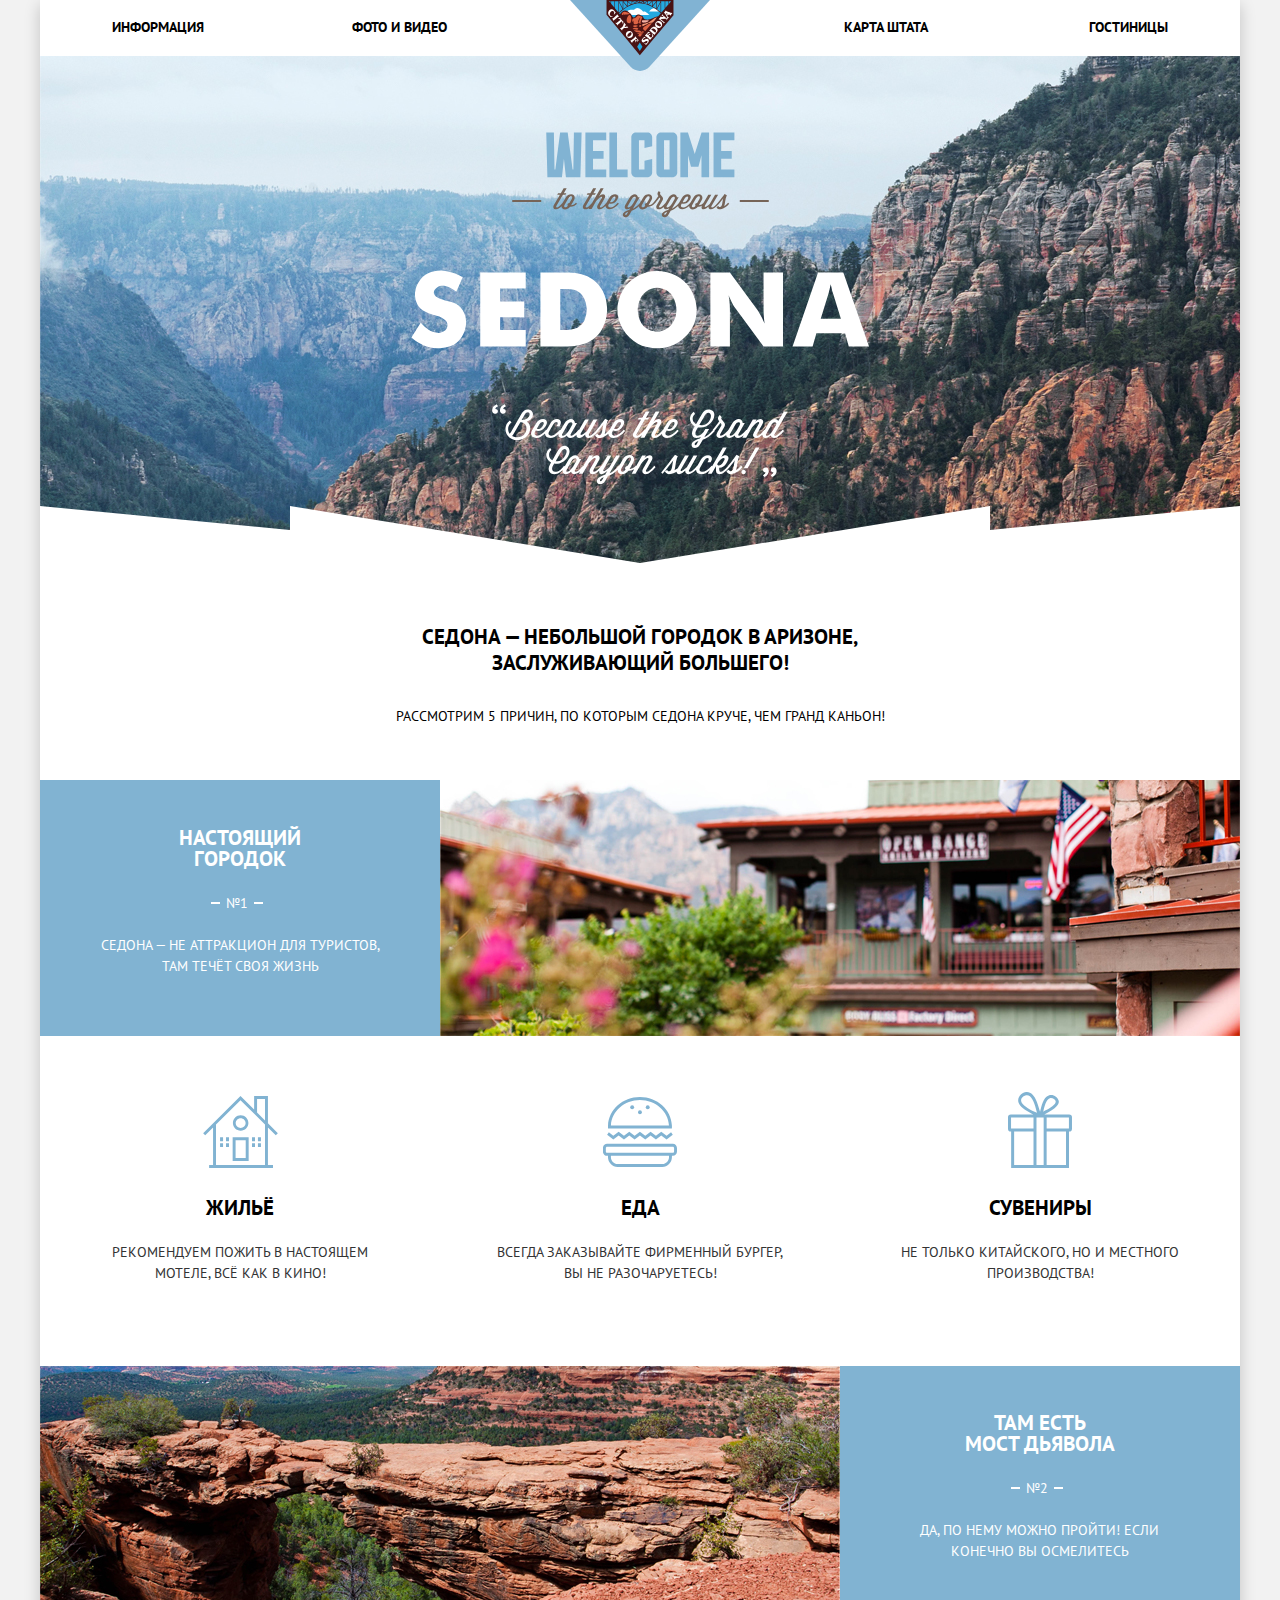
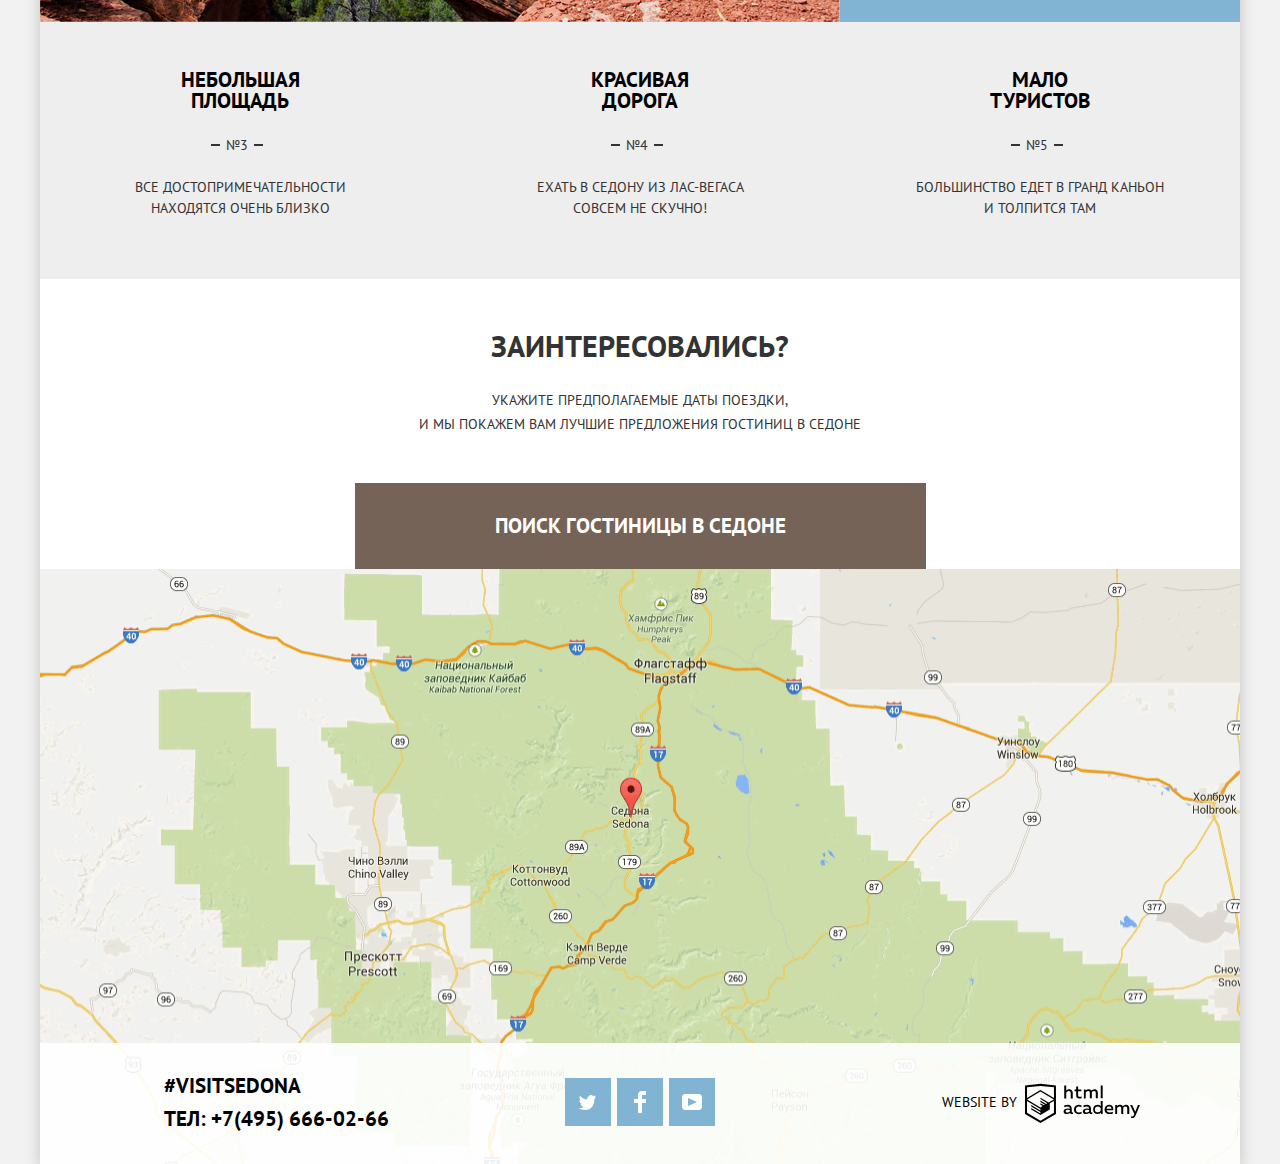
<file: index.html>
<!DOCTYPE html>
<html lang="ru">

<head>
  <meta charset="utf-8">
  <title>HTML Academy: Седона</title>
  <link href="css/normalize.css" rel="stylesheet">
  <link href="css/style-min.css" rel="stylesheet">
  <link rel="preload" href="fonts/pt-sans-v11-latin_cyrillic-regular.woff2" as="font" type="font/woff2" crossorigin>
  <link rel="preload" href="fonts/pt-sans-v11-latin_cyrillic-700.woff2" as="font" type="font/woff2" crossorigin>
</head>

<body>
  <div class="wrapper">

    <header class="main-header">
      <img class="main-header__logo-img" src="img/logo-sedona.svg" alt="Логотип города Седона." width="140" height="71">
      <nav class="main-nav">
        <ul class="main-nav__list">
          <li class="main-nav__item">
            <a class="main-nav__link" href="#">Информация</a>
          </li>
          <li class="main-nav__item">
            <a class="main-nav__link" href="#">Фото и видео</a>
          </li>
          <li class="main-nav__item">
            <a class="main-nav__link" href="#">Карта штата</a>
          </li>
          <li class="main-nav__item">
            <a class="main-nav__link" href="hotels.html">Гостиницы</a>
          </li>
        </ul>
      </nav>
    </header>

    <main>
      <h1 class="visually-hidden">Сайт города Седона</h1>
      <div class="welcome">
        <div class="welcome__top">
          <img class="welcome__img-text" src="img/intro-welcome.svg"
            alt="Добро пожаловать в великолепную седону, потому что большой каньон отстой." width="459" height="353">
        </div>
        <div class="welcome__bottom">
          <p class="welcome__item welcome__item--bold">Седона — небольшой городок в Аризоне, заслуживающий большего!
          </p>
          <p class="welcome__item">Рассмотрим 5 причин, по которым Седона круче, чем гранд каньон!</p>
        </div>
      </div>
      <section>
        <h2 class="visually-hidden">Преимущества</h2>
        <div class="features">
          <div class="features__info">
            <p class="features__head">Настоящий<br> городок</p>
            <span class="features__number">№1</span>
            <p class="features__desc">Седона — не аттракцион для туристов, там течёт своя жизнь</p>
          </div>
          <div class="features__pic">
            <img src="img/sity.jpg" alt="Здания города." width="800" height="256">
          </div>
        </div>
        <ul class="features-list">
          <li class="features-list__item features-list__item--house">
            <h3 class="features-list__head">Жильё</h3>
            <p class="features-list__desc">Рекомендуем пожить в настоящем мотеле, всё как в кино!</p>
          </li>
          <li class="features-list__item features-list__item--food">
            <h3 class="features-list__head">Еда</h3>
            <p class="features-list__desc">Всегда заказывайте фирменный бургер, вы не разочаруетесь!</p>
          </li>
          <li class="features-list__item features-list__item--present">
            <h3 class="features-list__head">Сувениры</h3>
            <p class="features-list__desc">Не только китайского, но и местного производства!</p>
          </li>
        </ul>
        <div class="features">
          <div class="features__pic">
            <img src="img/bridge.jpg" alt="Мост дьявола." width="800" height="256">
          </div>
          <div class="features__info features__info-bridge">
            <p class="features__head">Там есть<br> мост дьявола</p>
            <span class="features__number">№2</span>
            <p class="features__desc">Да, по нему можно пройти! Если конечно вы осмелитесь</p>
          </div>
        </div>
        <ul class="features-list features-list--bg-grey">
          <li class="features-list__item features-list__item--small">
            <p class="features-list__head">Небольшая<br> площадь</p>
            <span class="features-list__number">№3</span>
            <p class="features-list__desc features-list__desc-space">Все достопримечательности находятся очень
              близко</p>
          </li>
          <li class="features-list__item features-list__item--small">
            <p class="features-list__head">Красивая<br> дорога</p>
            <span class="features-list__number">№4</span>
            <p class="features-list__desc features-list__desc-space">Ехать в Седону из Лас-Вегаса совсем не скучно!
            </p>
          </li>
          <li class="features-list__item features-list__item--small">
            <p class="features-list__head">Мало<br> туристов</p>
            <span class="features-list__number">№5</span>
            <p class="features-list__desc features-list__desc-space">Большинство едет в гранд каньон и толпится там
            </p>
          </li>
        </ul>
      </section>
      <section>
        <h2 class="visually-hidden">Поиск гостиницы</h2>
        <div class="promo">
          <p class="promo__item promo__item-head">Заинтересовались?</p>
          <p class="promo__item promo__item-desc">Укажите предполагаемые даты поездки,<br> и мы покажем вам лучшие
            предложения гостиниц в седоне</p>
          <button class="button-popup" type="button">Поиск гостиницы в седоне</button>
          <div class="search-hotel">
            <form class="search-hotel__form" action="https://echo.htmlacademy.ru" method="POST">
              <p class="search-hotel__item">
                <label class="search-hotel__label" for="check-in">Дата заезда:</label>
                <input class="search-hotel__date" type="text" name="date-check-in" id="check-in"
                  placeholder="24 апреля 2017">
                <button class="button-date" type="button">
                  <span class="visually-hidden">Календарь</span>
                  <svg class="button-date__icon" xmlns="http://www.w3.org/2000/svg" width="21" height="22"
                    viewBox="0 0 21 22">
                    <path
                      d="M19.251 2.025h-2.845V.648c0-.381-.294-.689-.656-.689-.363 0-.656.308-.656.689v1.377h-3.938V.648c0-.381-.294-.689-.655-.689-.363 0-.657.308-.657.689v1.377H5.906V.648c0-.381-.294-.689-.656-.689-.363 0-.657.308-.657.689v1.377H1.75C.784 2.025 0 2.847 0 3.862v16.302C0 21.179.784 22 1.75 22h17.501c.966 0 1.749-.821 1.749-1.836V3.862c0-1.015-.783-1.837-1.749-1.837zm.437 18.139a.448.448 0 0 1-.437.459H1.75a.45.45 0 0 1-.438-.459V3.862a.45.45 0 0 1 .438-.459h2.844v1.378c0 .381.294.689.657.689.362 0 .656-.308.656-.689V3.403h3.938v1.378c0 .381.294.689.657.689.361 0 .655-.308.655-.689V3.403h3.938v1.378c0 .381.293.689.656.689.362 0 .656-.308.656-.689V3.403h2.845c.241 0 .437.206.437.459v16.302z" />
                    <path
                      d="M4.594 8.225h2.625v2.066H4.594zM4.594 11.668h2.625v2.067H4.594zM4.594 15.112h2.625v2.066H4.594zM9.188 15.112h2.625v2.066H9.188zM9.188 11.668h2.625v2.067H9.188zM9.188 8.225h2.625v2.066H9.188zM13.781 15.112h2.625v2.066h-2.625zM13.781 11.668h2.625v2.067h-2.625zM13.781 8.225h2.625v2.066h-2.625z" />
                  </svg>
                </button>
              </p>
              <p class="search-hotel__item">
                <label class="search-hotel__label" for="check-out">Дата выезда:</label>
                <input class="search-hotel__date" type="text" name="date-check-out" id="check-out"
                  placeholder="4 июля 2017">
                <button class="button-date" type="button">
                  <span class="visually-hidden">Календарь</span>
                  <svg class="button-date__icon" xmlns="http://www.w3.org/2000/svg" width="21" height="22"
                    viewBox="0 0 21 22">
                    <path
                      d="M19.251 2.025h-2.845V.648c0-.381-.294-.689-.656-.689-.363 0-.656.308-.656.689v1.377h-3.938V.648c0-.381-.294-.689-.655-.689-.363 0-.657.308-.657.689v1.377H5.906V.648c0-.381-.294-.689-.656-.689-.363 0-.657.308-.657.689v1.377H1.75C.784 2.025 0 2.847 0 3.862v16.302C0 21.179.784 22 1.75 22h17.501c.966 0 1.749-.821 1.749-1.836V3.862c0-1.015-.783-1.837-1.749-1.837zm.437 18.139a.448.448 0 0 1-.437.459H1.75a.45.45 0 0 1-.438-.459V3.862a.45.45 0 0 1 .438-.459h2.844v1.378c0 .381.294.689.657.689.362 0 .656-.308.656-.689V3.403h3.938v1.378c0 .381.294.689.657.689.361 0 .655-.308.655-.689V3.403h3.938v1.378c0 .381.293.689.656.689.362 0 .656-.308.656-.689V3.403h2.845c.241 0 .437.206.437.459v16.302z" />
                    <path
                      d="M4.594 8.225h2.625v2.066H4.594zM4.594 11.668h2.625v2.067H4.594zM4.594 15.112h2.625v2.066H4.594zM9.188 15.112h2.625v2.066H9.188zM9.188 11.668h2.625v2.067H9.188zM9.188 8.225h2.625v2.066H9.188zM13.781 15.112h2.625v2.066h-2.625zM13.781 11.668h2.625v2.067h-2.625zM13.781 8.225h2.625v2.066h-2.625z" />
                  </svg>
                </button>
              </p>
              <div class="search-hotel__persons">
                <p class="persons__item">
                  <label class="persons__label" for="adults-count">Взрослые:</label>
                  <button class="persons__control persons__control-minus" type="button">
                    <span class="persons__control-bg"></span>
                  </button>
                  <input class="persons__number" type="text" name="adults" id="adults-count" value="2">
                  <button class="persons__control persons__control-plus" type="button">
                    <span class="persons__control-bg persons__control-bg-plus"></span>
                  </button>
                </p>
                <p class="persons__item">
                  <label class="persons__label persons__label--size" for="children-count">Дети:</label>
                  <button class="persons__control persons__control-minus" type="button">
                    <span class="persons__control-bg"></span>
                  </button>
                  <input class="persons__number" type="text" name="children" id="children-count" value="0">
                  <button class="persons__control persons__control-plus" type="button">
                    <span class="persons__control-bg persons__control-bg-plus"></span>
                  </button>
                </p>
              </div>
              <button class="search-hotel__button-submit" type="submit">Найти</button>
            </form>
          </div>
        </div>
        <div class="map">
          <iframe
            src="https://www.google.com/maps/embed?pb=!1m14!1m8!1m3!1d838005.1438230983!2d-111.761137!3d34.869854!3m2!1i1024!2i768!4f13.1!3m3!1m2!1s0x872da132f942b00d%3A0x5548c523fa6c8efd!2sSedona%2C%20AZ%2086336!5e0!3m2!1sen!2sus!4v1581286347185!5m2!1sen!2sus"
            width="1200" height="595" style="border:0;" allowfullscreen=""></iframe>
            <p class="map__img">
              <img class="map__pic" src="img/map.png" alt="Город Седона штат Аризона Соединенные Штаты Америки." width="1200" height="595">
            </p>
        </div>
      </section>
    </main>

    <footer class="main-footer main-footer--position">
      <div class="main-footer__wrap container">
        <div class="footer-item footer-item__contacts">
          <div class="footer-item__contacts-wrap">
            <span class="footer-item__hashtag">#Visitsedona</span>
            <p class="footer-item__phone">Tел:
              <a class="footer-item__link" href="tel:+7(495)666-02-66">+7(495) 666-02-66</a>
            </p>
          </div>
        </div>
        <div class="footer-item footer-item__socials">
          <ul class="social-list">
            <li class="social-list__item">
              <a class="social-list__link" href="#">
                <span class="visually-hidden">Твиттер</span>
                <svg class="social-list__icon" xmlns="http://www.w3.org/2000/svg"
                  xmlns:xlink="http://www.w3.org/1999/xlink" width="17" height="15" viewBox="0 0 17 15">
                  <path
                    d="M10.95.144c1.685-.496 2.984.27 3.577 1.179.673-.231 1.331-.481 2.011-.708a2.345 2.345 0 0 1-.857 1.768c.685.17 1.304-.491 1.304-.491-.169 1-1.006 1.788-1.563 2.024-.231 6.75-3.175 11.217-10.077 11.082h-.446c-.41 0-4.164-.46-4.898-1.887 2.271.196 3.893-.422 4.693-1.177-.96-.3-2.679-.477-2.979-2.95.349.106.564.228 1.19.119C1.705 8.247.374 7.53.448 5.33c.285.328 1.067.536 1.34.472C1.085 5.561-.182 2.442.894.85c1.818 1.854 3.735 3.606 7.152 3.773C8.254 2.33 9.183.793 10.95.144z" />
                </svg>
              </a>
            </li>
            <li class="social-list__item">
              <a class="social-list__link" href="#">
                <span class="visually-hidden">Фэйсбук</span>
                <svg class="social-list__icon" xmlns="http://www.w3.org/2000/svg" width="12" height="22"
                  viewBox="0 0 12 22">
                  <path d="M12 4V0H8a4 4 0 0 0-4 4v4H0v4h4v10h4V12h4V8H8V4h4z" /></svg>
              </a>
            </li>
            <li class="social-list__item">
              <a class="social-list__link" href="#">
                <span class="visually-hidden">Ютуб</span>
                <svg class="social-list__icon" xmlns="http://www.w3.org/2000/svg"
                  xmlns:xlink="http://www.w3.org/1999/xlink" width="20" height="16" viewBox="0 0 20 16">
                  <path
                    d="M17 0H3C1.35 0 0 1.35 0 3v10c0 1.65 1.35 3 3 3h14c1.65 0 3-1.35 3-3V3c0-1.65-1.35-3-3-3zM6.027 11.998V4.002L15.014 8l-8.987 3.998z" />
                </svg>
              </a>
            </li>
          </ul>
        </div>
        <div class="footer-item footer-item-copyrigth">
          <div class="footer-item-copyrigth-wrap">
            <span class="footer-copyrigth__desc">Website by</span>
            <a class="footer-copyrigth__link" href="https://htmlacademy.ru/intensive/htmlcss">
              <svg class="footer-copyrigth__icon" id="Layer_1" data-name="Layer 1" xmlns="http://www.w3.org/2000/svg"
                width="115" height="41" viewBox="0 0 108.08 36.85">
                <title>Логотип HTML Academy</title>
                <path
                  d="M44.61,26.88a2,2,0,0,0,.55-0.1v1.33a3.25,3.25,0,0,1-1.18.21,1.67,1.67,0,0,1-1.67-1,4.84,4.84,0,0,1-3.14,1.08c-1.51,0-2.91-.83-2.91-2.55,0-2.13,2-2.79,3.71-2.79a11.08,11.08,0,0,1,2.17.25v-0.3c0-1-.76-1.77-2.19-1.77a7.42,7.42,0,0,0-3,.64v-1.7a10.21,10.21,0,0,1,3.19-.55c2.36,0,3.81,1.12,3.81,3.65v3a0.54,0.54,0,0,0,.49.59h0.17Zm-6.44-1.13A1.35,1.35,0,0,0,39.63,27h0.11a3.39,3.39,0,0,0,2.41-1V24.58a9.72,9.72,0,0,0-1.81-.21c-1,0-2.16.33-2.16,1.38h0Zm12.36-6.11a5,5,0,0,1,2.57.64V22a4.08,4.08,0,0,0-2.3-.7,2.75,2.75,0,1,0,0,5.49,5,5,0,0,0,2.43-.64v1.71a6.27,6.27,0,0,1-2.76.57A4.21,4.21,0,0,1,46,24.51q0-.21,0-0.41a4.32,4.32,0,0,1,4.18-4.46h0.38Zm12.17,7.24a2,2,0,0,0,.55-0.1v1.33a3.25,3.25,0,0,1-1.18.21,1.67,1.67,0,0,1-1.67-1,4.84,4.84,0,0,1-3.14,1.08c-1.51,0-2.91-.83-2.91-2.55,0-2.13,2-2.79,3.71-2.79a11.08,11.08,0,0,1,2.17.25v-0.3c0-1-.76-1.77-2.19-1.77a7.42,7.42,0,0,0-3,.64v-1.7a10.21,10.21,0,0,1,3.19-.55c2.36,0,3.81,1.12,3.81,3.65v3a0.54,0.54,0,0,0,.49.59h0.17Zm-6.44-1.13A1.35,1.35,0,0,0,57.73,27h0.11a3.39,3.39,0,0,0,2.41-1V24.58a9.72,9.72,0,0,0-1.81-.21c-1.06,0-2.16.33-2.16,1.38h0ZM73,16V28.2H71.35V26.88a3.88,3.88,0,0,1-3.19,1.54,4.4,4.4,0,0,1,0-8.78,3.81,3.81,0,0,1,3,1.3V16H73Zm-4.53,5.22a2.76,2.76,0,1,0,0,5.52A2.86,2.86,0,0,0,71.15,25V23A2.91,2.91,0,0,0,68.49,21.27ZM79,19.64c3.31,0,4.46,2.68,3.92,5.09H76.7c0.21,1.5,1.67,2.11,3.19,2.11a6.11,6.11,0,0,0,2.64-.59v1.6a7.14,7.14,0,0,1-3,.57C77,28.42,74.78,27,74.78,24a4.18,4.18,0,0,1,4-4.39H79Zm0.09,1.54a2.28,2.28,0,0,0-2.44,2.1v0.06H81.3A2,2,0,0,0,79.13,21.18Zm5.73,7V19.87h1.65v1a3.81,3.81,0,0,1,2.78-1.27A2.86,2.86,0,0,1,91.89,21a4.12,4.12,0,0,1,2.91-1.33A3.06,3.06,0,0,1,98,23V28.2h-1.9V23.05a1.59,1.59,0,0,0-1.42-1.75H94.42a2.8,2.8,0,0,0-2.07,1.12V28.2h-1.9V23.05A1.59,1.59,0,0,0,89,21.31H88.8a3,3,0,0,0-2.21,1.29v5.63H84.86Zm21.31-8.33h1.9l-3.91,9.46c-0.9,2.17-2.09,2.86-3.35,2.86a4.76,4.76,0,0,1-1.1-.14V30.46a2.86,2.86,0,0,0,.85.12c0.9,0,1.58-.64,2.07-1.9l0.17-.42-4-8.4h2l2.86,6.29ZM38.73,1.46V6.22a3.81,3.81,0,0,1,2.7-1.14,3.25,3.25,0,0,1,3.44,3.4v5.15H43V8.72a1.81,1.81,0,0,0-1.61-2h-0.3a2.93,2.93,0,0,0-2.32,1.39v5.52h-1.9V1.46h1.9ZM49.94,2.31v3h3V6.91h-3v3.81c0,1.1.5,1.46,1.58,1.46a4.49,4.49,0,0,0,1.69-.33v1.6A6.8,6.8,0,0,1,51,13.8a2.55,2.55,0,0,1-2.86-2.74V6.89H46.58V5.26h1.5V2.74Zm5.4,11.31V5.28H57v1A3.81,3.81,0,0,1,59.77,5a2.86,2.86,0,0,1,2.6,1.33A4.12,4.12,0,0,1,65.28,5,3.06,3.06,0,0,1,68.44,8.4v5.21h-1.9V8.46a1.59,1.59,0,0,0-1.42-1.75H64.89a2.8,2.8,0,0,0-2.07,1.12v5.78h-1.9V8.46A1.59,1.59,0,0,0,59.5,6.71H59.27A3,3,0,0,0,57.06,8v5.63H55.34ZM71.17,1.45H73V13.6H71.17V1.45ZM14.71,0H14.55L0,1.54V28.21l14.55,8.66,14.55-8.66V1.54Zm12.5,27.1L14.55,34.64,1.9,27.12V16.18l12.59,7.5V25L5.86,19.9v1.31l8.68,5.21v1.39L5.87,22.65V24l8.68,5.21,8.75-5.24V18.31L27.2,16V27.12Zm0-12.53-3.48,2-1.6,1L14.51,13v1.31L21,18.23H21l-0.14.09-1,.54-5.37-3.2V17l4.24,2.52-1,.67-3.2-1.9v1.31l2.1,1.24L14.5,22.1,2,14.65,14.51,7.11Zm0-1.32L14.49,5.76,1.91,13.25v-10L14.56,1.92,27.21,3.25v10h0Z"
                  transform="translate(0 -0.02)" />
              </svg>
            </a>
          </div>
        </div>
      </div>
    </footer>

  </div>
<script src="js/popup-min.js"></script>
</body>

</html>
</file>
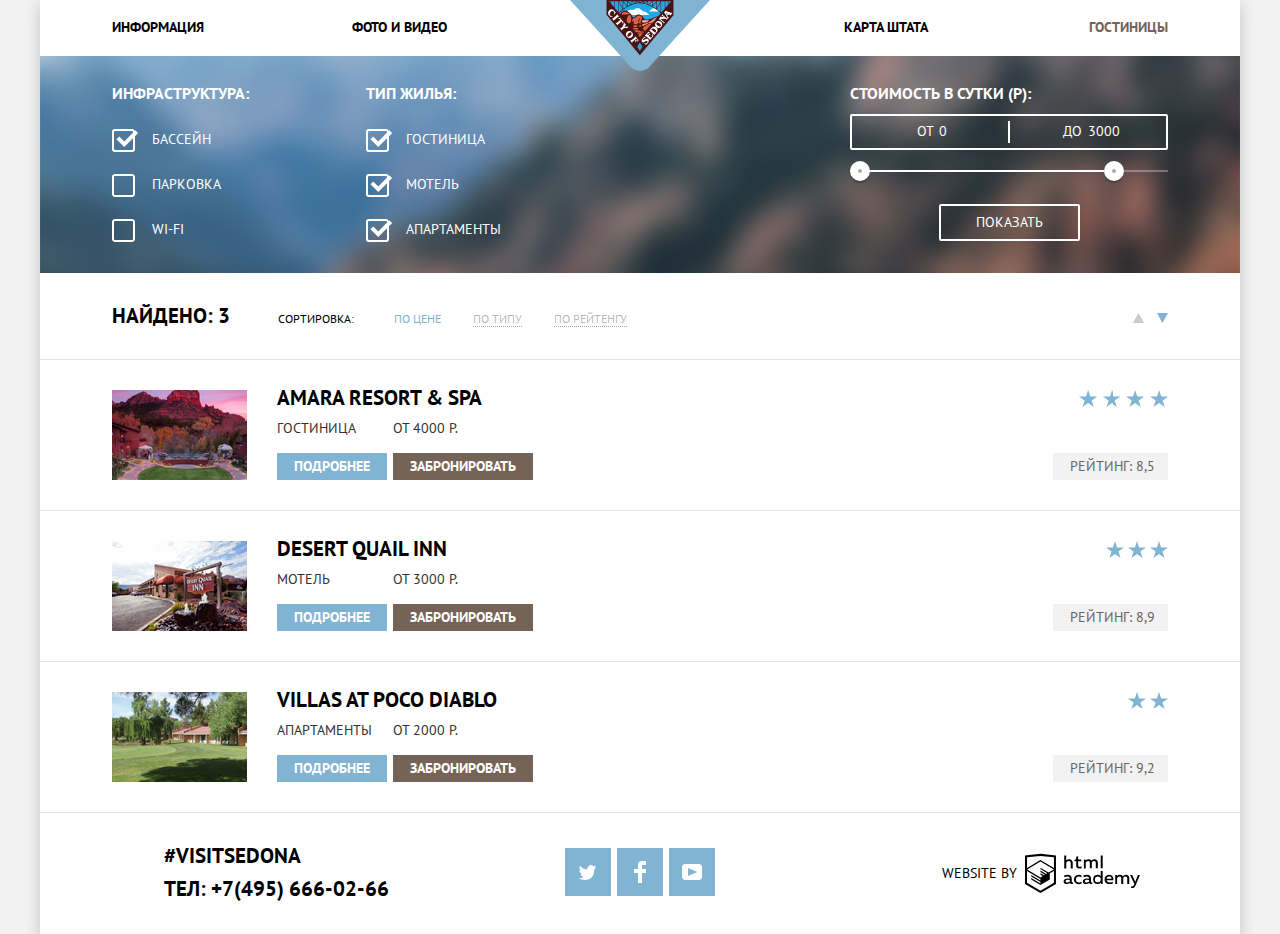
<file: hotels.html>
<!DOCTYPE html>
<html lang="ru">

<head>
  <meta charset="utf-8">
  <title>HTML Academy: Седона</title>
  <link href="css/normalize-min.css" rel="stylesheet">
  <link href="css/style.css" rel="stylesheet">
  <link rel="preload" href="fonts/pt-sans-v11-latin_cyrillic-regular.woff2" as="font" type="font/woff2" crossorigin>
  <link rel="preload" href="fonts/pt-sans-v11-latin_cyrillic-700.woff2" as="font" type="font/woff2" crossorigin>
</head>

<body>
  <div class="wrapper">

    <header class="main-header">
      <a class="main-header__logo-link" href="index.html">
        <img class="main-header__logo-img" src="img/logo-sedona.svg" alt="Логотип города Седона." width="140"
          height="71">
      </a>
      <nav class="main-nav">
        <ul class="main-nav__list">
          <li class="main-nav__item">
            <a class="main-nav__link" href="#">Информация</a>
          </li>
          <li class="main-nav__item">
            <a class="main-nav__link" href="#">Фото и видео</a>
          </li>
          <li class="main-nav__item">
            <a class="main-nav__link" href="#">Карта штата</a>
          </li>
          <li class="main-nav__item">
            <a class="main-nav__link main-nav__link--current" href="hotels.html">Гостиницы</a>
          </li>
        </ul>
      </nav>
    </header>

    <main>
      <h1 class="visually-hidden">Отели в городе Седона</h1>
      <section class="filters">
        <h2 class="visually-hidden">Фильтр по отелям</h2>
        <div class="filter-top">
          <form class="filter__form container" action="https://echo.htmlacademy.ru" method="POST">
            <fieldset class="filter__wrap">
              <legend class="filter__title">Инфраструктура:</legend>
              <p class="filter__elem">
                <input class="visually-hidden filter__input" type="checkbox" name="pool" id="filter-pool" checked>
                <label class="filter__label" for="filter-pool">Бассейн</label>
              </p>
              <p class="filter__elem">
                <input class="visually-hidden filter__input" type="checkbox" name="parking" id="filter-parking">
                <label class="filter__label" for="filter-parking">Парковка</label>
              </p>
              <p class="filter__elem">
                <input class="visually-hidden filter__input" type="checkbox" name="wifi" id="filter-wifi">
                <label class="filter__label" for="filter-wifi">Wi-fi</label>
              </p>
            </fieldset>
            <fieldset class="filter__wrap">
              <legend class="filter__title">Тип жилья:</legend>
              <p class="filter__elem">
                <input class="visually-hidden filter__input" type="checkbox" name="hotel" id="filter-hotel" checked>
                <label class="filter__label" for="filter-hotel">Гостиница</label>
              </p>
              <p class="filter__elem">
                <input class="visually-hidden filter__input" type="checkbox" name="motel" id="filter-motel" checked>
                <label class="filter__label" for="filter-motel">Мотель</label>
              </p>
              <p class="filter__elem">
                <input class="visually-hidden filter__input" type="checkbox" name="apartments" id="filter-apartments"
                  checked>
                <label class="filter__label" for="filter-apartments">Апартаменты</label>
              </p>
            </fieldset>
            <fieldset class="filter__wrap filter__wrap--size">
              <legend class="filter__title filter__title-range">Стоимость в сутки (Р):</legend>
              <div class="filter-range">
                <label class="filter-range__label" for="min-price">От
                  <input class="filter-range__input" type="text" name="min-price" id="min-price" value="0">
                </label>
                <label class="filter-range__label" for="max-price">До
                  <input class="filter-range__input" type="text" name="max-price" id="max-price" value="3000">
                </label>
              </div>
              <div class="filter-controls">
                <div class="filter-controls__scale">
                  <div class="filter-controls__bar"></div>
                </div>
                <div class="filter-controls__toggle filter-controls__toggle-min"></div>
                <div class="filter-controls__toggle filter-controls__toggle-max"></div>
              </div>
              <button class="filter__button" type="submit">Показать</button>
            </fieldset>
          </form>
        </div>
        <div class="filter-bottom">
          <div class="filter__list container">
            <div class="filter__item filter__item-result">
              <span class="filter__head">Найдено:</span>
              <span class="filter__sum">3</span>
            </div>
            <div class="filter__item filter__item-type">
              <span class="filter__head filter__head--small">Сортировка:</span>
              <ul class="options__list">
                <li class="options__item">
                  <a class="options__link options__link--active" href="#">По цене</a>
                </li>
                <li class="options__item">
                  <a class="options__link" href="#">По типу</a>
                </li>
                <li class="options__item">
                  <a class="options__link" href="#">По рейтенгу</a>
                </li>
              </ul>
            </div>
            <div class="filter__item filter__item-button">
              <a class="sorting__button" href="#">
                <svg class="sorting__icon" xmlns="http://www.w3.org/2000/svg" width="11" height="10"
                  viewBox="0 0 11 10">
                  <title>По возрастанию</title>
                  <path d="M5.5 0L0 10h11z" />
                </svg>
              </a>
              <a class="sorting__button sorting__button--active" href="#">
                <svg class="sorting__icon" xmlns="http://www.w3.org/2000/svg" width="11" height="10"
                  viewBox="0 0 11 10">
                  <title>По убыванию</title>
                  <path d="M5.5 10L0 0h11" />
                </svg>
              </a>
            </div>
          </div>
        </div>
      </section>
      <section class="hotels">
        <h2 class="visually-hidden">Список отелей</h2>
        <div>
          <ul class="hotels__list">
            <li class="hotels__item">
              <div class="hotels__img">
                <img src="img/hotel.jpg" alt="Гостиница Amara Resort & Spa" width="135" height="90">
              </div>
              <div class="hotels__info">
                <h3 class="hotels__head">Amara Resort & Spa</h3>
                <div class="hotels__wrap">
                  <div class="hotels__details">
                    <span class="hotels__text">Гостиница</span>
                    <a class="hotels__button hotels__button--blue" href="#">Подробнее</a>
                  </div>
                  <div class="hotels__price">
                    <span class="hotels__text">от 4000 Р.</span>
                    <a class="hotels__button hotels__button--brown" href="#">Забронировать</a>
                  </div>
                </div>
              </div>
              <div class="hotels-rating">
                <div class="hotels-rating__stars hotels-rating__stars--four">
                  <span class="visually-hidden">4 из 5 звезд</span>
                </div>
                <span class="hotels-rating__number">Рейтинг: 8,5</span>
              </div>
            </li>
            <li class="hotels__item">
              <div class="hotels__img">
                <img src="img/motel.jpg" alt="Мотель Desert Quail Inn" width="135" height="90">
              </div>
              <div class="hotels__info">
                <h3 class="hotels__head">Desert Quail Inn</h3>
                <div class="hotels__wrap">
                  <div class="hotels__details">
                    <span class="hotels__text">Мотель</span>
                    <a class="hotels__button hotels__button--blue" href="#">Подробнее</a>
                  </div>
                  <div class="hotels__price">
                    <span class="hotels__text">от 3000 Р.</span>
                    <a class="hotels__button hotels__button--brown" href="#">Забронировать</a>
                  </div>
                </div>
              </div>
              <div class="hotels-rating">
                <div class="hotels-rating__stars hotels-rating__stars--three">
                  <span class="visually-hidden">3 из 5 звезд</span>
                </div>
                <span class="hotels-rating__number">Рейтинг: 8,9</span>
              </div>
            </li>
            <li class="hotels__item">
              <div class="hotels__img">
                <img src="img/apartments.jpg" alt="Апартаменты Villas at Poco Diablo" width="135" height="90">
              </div>
              <div class="hotels__info">
                <h3 class="hotels__head">Villas at Poco Diablo</h3>
                <div class="hotels__wrap">
                  <div class="hotels__details">
                    <span class="hotels__text">Апартаменты</span>
                    <a class="hotels__button hotels__button--blue" href="#">Подробнее</a>
                  </div>
                  <div class="hotels__price">
                    <span class="hotels__text">от 2000 Р.</span>
                    <a class="hotels__button hotels__button--brown" href="#">Забронировать</a>
                  </div>
                </div>
              </div>
              <div class="hotels-rating">
                <div class="hotels-rating__stars hotels-rating__stars--two">
                  <span class="visually-hidden">2 из 5 звезд</span>
                </div>
                <span class="hotels-rating__number">Рейтинг: 9,2</span>
              </div>
            </li>
          </ul>
        </div>
      </section>
    </main>

    <footer class="main-footer">
      <div class="main-footer__wrap container">
        <div class="footer-item footer-item__contacts">
          <div class="footer-item__contacts-wrap">
            <span class="footer-item__hashtag">#Visitsedona</span>
            <p class="footer-item__phone">Tел:
              <a class="footer-item__link" href="tel:+74956660266">+7(495) 666-02-66</a>
            </p>
          </div>
        </div>
        <div class="footer-item footer-item__socials">
          <ul class="social-list">
            <li class="social-list__item">
              <a class="social-list__link" href="#">
                <span class="visually-hidden">Твиттер</span>
                <svg class="social-list__icon" xmlns="http://www.w3.org/2000/svg"
                  xmlns:xlink="http://www.w3.org/1999/xlink" width="17" height="15" viewBox="0 0 17 15">
                  <path
                    d="M10.95.144c1.685-.496 2.984.27 3.577 1.179.673-.231 1.331-.481 2.011-.708a2.345 2.345 0 0 1-.857 1.768c.685.17 1.304-.491 1.304-.491-.169 1-1.006 1.788-1.563 2.024-.231 6.75-3.175 11.217-10.077 11.082h-.446c-.41 0-4.164-.46-4.898-1.887 2.271.196 3.893-.422 4.693-1.177-.96-.3-2.679-.477-2.979-2.95.349.106.564.228 1.19.119C1.705 8.247.374 7.53.448 5.33c.285.328 1.067.536 1.34.472C1.085 5.561-.182 2.442.894.85c1.818 1.854 3.735 3.606 7.152 3.773C8.254 2.33 9.183.793 10.95.144z" />
                </svg>
              </a>
            </li>
            <li class="social-list__item">
              <a class="social-list__link" href="#">
                <span class="visually-hidden">Фэйсбук</span>
                <svg class="social-list__icon" xmlns="http://www.w3.org/2000/svg" width="12" height="22"
                  viewBox="0 0 12 22">
                  <path d="M12 4V0H8a4 4 0 0 0-4 4v4H0v4h4v10h4V12h4V8H8V4h4z" /></svg>
              </a>
            </li>
            <li class="social-list__item">
              <a class="social-list__link" href="#">
                <span class="visually-hidden">Ютуб</span>
                <svg class="social-list__icon" xmlns="http://www.w3.org/2000/svg"
                  xmlns:xlink="http://www.w3.org/1999/xlink" width="20" height="16" viewBox="0 0 20 16">
                  <path
                    d="M17 0H3C1.35 0 0 1.35 0 3v10c0 1.65 1.35 3 3 3h14c1.65 0 3-1.35 3-3V3c0-1.65-1.35-3-3-3zM6.027 11.998V4.002L15.014 8l-8.987 3.998z" />
                </svg>
              </a>
            </li>
          </ul>
        </div>
        <div class="footer-item footer-item-copyrigth">
          <div class="footer-item-copyrigth-wrap">
            <span class="footer-copyrigth__desc">Website by</span>
            <a class="footer-copyrigth__link" href="https://htmlacademy.ru/intensive/htmlcss">
              <svg class="footer-copyrigth__icon" id="Layer_1" data-name="Layer 1" xmlns="http://www.w3.org/2000/svg"
                width="115" height="41" viewBox="0 0 108.08 36.85">
                <title>Логотип HTML Academy</title>
                <path
                  d="M44.61,26.88a2,2,0,0,0,.55-0.1v1.33a3.25,3.25,0,0,1-1.18.21,1.67,1.67,0,0,1-1.67-1,4.84,4.84,0,0,1-3.14,1.08c-1.51,0-2.91-.83-2.91-2.55,0-2.13,2-2.79,3.71-2.79a11.08,11.08,0,0,1,2.17.25v-0.3c0-1-.76-1.77-2.19-1.77a7.42,7.42,0,0,0-3,.64v-1.7a10.21,10.21,0,0,1,3.19-.55c2.36,0,3.81,1.12,3.81,3.65v3a0.54,0.54,0,0,0,.49.59h0.17Zm-6.44-1.13A1.35,1.35,0,0,0,39.63,27h0.11a3.39,3.39,0,0,0,2.41-1V24.58a9.72,9.72,0,0,0-1.81-.21c-1,0-2.16.33-2.16,1.38h0Zm12.36-6.11a5,5,0,0,1,2.57.64V22a4.08,4.08,0,0,0-2.3-.7,2.75,2.75,0,1,0,0,5.49,5,5,0,0,0,2.43-.64v1.71a6.27,6.27,0,0,1-2.76.57A4.21,4.21,0,0,1,46,24.51q0-.21,0-0.41a4.32,4.32,0,0,1,4.18-4.46h0.38Zm12.17,7.24a2,2,0,0,0,.55-0.1v1.33a3.25,3.25,0,0,1-1.18.21,1.67,1.67,0,0,1-1.67-1,4.84,4.84,0,0,1-3.14,1.08c-1.51,0-2.91-.83-2.91-2.55,0-2.13,2-2.79,3.71-2.79a11.08,11.08,0,0,1,2.17.25v-0.3c0-1-.76-1.77-2.19-1.77a7.42,7.42,0,0,0-3,.64v-1.7a10.21,10.21,0,0,1,3.19-.55c2.36,0,3.81,1.12,3.81,3.65v3a0.54,0.54,0,0,0,.49.59h0.17Zm-6.44-1.13A1.35,1.35,0,0,0,57.73,27h0.11a3.39,3.39,0,0,0,2.41-1V24.58a9.72,9.72,0,0,0-1.81-.21c-1.06,0-2.16.33-2.16,1.38h0ZM73,16V28.2H71.35V26.88a3.88,3.88,0,0,1-3.19,1.54,4.4,4.4,0,0,1,0-8.78,3.81,3.81,0,0,1,3,1.3V16H73Zm-4.53,5.22a2.76,2.76,0,1,0,0,5.52A2.86,2.86,0,0,0,71.15,25V23A2.91,2.91,0,0,0,68.49,21.27ZM79,19.64c3.31,0,4.46,2.68,3.92,5.09H76.7c0.21,1.5,1.67,2.11,3.19,2.11a6.11,6.11,0,0,0,2.64-.59v1.6a7.14,7.14,0,0,1-3,.57C77,28.42,74.78,27,74.78,24a4.18,4.18,0,0,1,4-4.39H79Zm0.09,1.54a2.28,2.28,0,0,0-2.44,2.1v0.06H81.3A2,2,0,0,0,79.13,21.18Zm5.73,7V19.87h1.65v1a3.81,3.81,0,0,1,2.78-1.27A2.86,2.86,0,0,1,91.89,21a4.12,4.12,0,0,1,2.91-1.33A3.06,3.06,0,0,1,98,23V28.2h-1.9V23.05a1.59,1.59,0,0,0-1.42-1.75H94.42a2.8,2.8,0,0,0-2.07,1.12V28.2h-1.9V23.05A1.59,1.59,0,0,0,89,21.31H88.8a3,3,0,0,0-2.21,1.29v5.63H84.86Zm21.31-8.33h1.9l-3.91,9.46c-0.9,2.17-2.09,2.86-3.35,2.86a4.76,4.76,0,0,1-1.1-.14V30.46a2.86,2.86,0,0,0,.85.12c0.9,0,1.58-.64,2.07-1.9l0.17-.42-4-8.4h2l2.86,6.29ZM38.73,1.46V6.22a3.81,3.81,0,0,1,2.7-1.14,3.25,3.25,0,0,1,3.44,3.4v5.15H43V8.72a1.81,1.81,0,0,0-1.61-2h-0.3a2.93,2.93,0,0,0-2.32,1.39v5.52h-1.9V1.46h1.9ZM49.94,2.31v3h3V6.91h-3v3.81c0,1.1.5,1.46,1.58,1.46a4.49,4.49,0,0,0,1.69-.33v1.6A6.8,6.8,0,0,1,51,13.8a2.55,2.55,0,0,1-2.86-2.74V6.89H46.58V5.26h1.5V2.74Zm5.4,11.31V5.28H57v1A3.81,3.81,0,0,1,59.77,5a2.86,2.86,0,0,1,2.6,1.33A4.12,4.12,0,0,1,65.28,5,3.06,3.06,0,0,1,68.44,8.4v5.21h-1.9V8.46a1.59,1.59,0,0,0-1.42-1.75H64.89a2.8,2.8,0,0,0-2.07,1.12v5.78h-1.9V8.46A1.59,1.59,0,0,0,59.5,6.71H59.27A3,3,0,0,0,57.06,8v5.63H55.34ZM71.17,1.45H73V13.6H71.17V1.45ZM14.71,0H14.55L0,1.54V28.21l14.55,8.66,14.55-8.66V1.54Zm12.5,27.1L14.55,34.64,1.9,27.12V16.18l12.59,7.5V25L5.86,19.9v1.31l8.68,5.21v1.39L5.87,22.65V24l8.68,5.21,8.75-5.24V18.31L27.2,16V27.12Zm0-12.53-3.48,2-1.6,1L14.51,13v1.31L21,18.23H21l-0.14.09-1,.54-5.37-3.2V17l4.24,2.52-1,.67-3.2-1.9v1.31l2.1,1.24L14.5,22.1,2,14.65,14.51,7.11Zm0-1.32L14.49,5.76,1.91,13.25v-10L14.56,1.92,27.21,3.25v10h0Z"
                  transform="translate(0 -0.02)" />
              </svg>
            </a>
          </div>
        </div>
      </div>
    </footer>

  </div>
</body>

</html>
</file>
<file: css/style-min.css>
@-webkit-keyframes popup-show{0%{-webkit-transform:translateY(-150px);transform:translateY(-150px);opacity:0}90%{-webkit-transform:translateY(30px);transform:translateY(30px)}to{-webkit-transform:translateY(0);transform:translateY(0);opacity:1}}@-webkit-keyframes shake{0%,to{-webkit-transform:translateX(0);transform:translateX(0)}10%,30%,50%,70%,90%{-webkit-transform:translateX(-10px);transform:translateX(-10px)}20%,40%,60%,80%{-webkit-transform:translateX(10px);transform:translateX(10px)}}@keyframes shake{0%,to{-webkit-transform:translateX(0);transform:translateX(0)}10%,30%,50%,70%,90%{-webkit-transform:translateX(-10px);transform:translateX(-10px)}20%,40%,60%,80%{-webkit-transform:translateX(10px);transform:translateX(10px)}}@font-face{font-family:'PT Sans';font-style:normal;font-weight:400;font-display:swap;src:url(../fonts/pt-sans-v11-latin_cyrillic-regular.woff2) format('woff2'),url(../fonts/pt-sans-v11-latin_cyrillic-regular.woff) format('woff')}@font-face{font-family:'PT Sans';font-style:normal;font-weight:700;font-display:swap;src:url(../fonts/pt-sans-v11-latin_cyrillic-700.woff2) format('woff2'),url(../fonts/pt-sans-v11-latin_cyrillic-700.woff) format('woff')}body{margin:0;padding:0;font-family:"PT Sans",Arial,sans-serif;font-size:14px;text-transform:uppercase;background-color:#f2f2f2}a{text-decoration:none}.visually-hidden{position:absolute;width:1px;height:1px;margin:-1px;border:0;padding:0;clip:rect(0 0 0 0);overflow:hidden}.wrapper{position:relative;width:1200px;margin:0 auto;-webkit-box-shadow:0 5px 15px 0 rgba(0,1,1,.2);box-shadow:0 5px 15px 0 rgba(0,1,1,.2)}.container{width:1056px;margin:0 auto}.main-header{background-color:#fff}.main-header__logo-img{position:absolute;top:0;left:0;right:0;bottom:0;margin:0 auto}.main-nav__list{display:-webkit-box;display:-ms-flexbox;display:flex;-ms-flex-wrap:wrap;flex-wrap:wrap;margin:0;padding:0;list-style:none}.main-nav__item{width:20%;padding:14px 0 16px}.main-nav__item:nth-child(4n+1){margin-left:6%}.main-nav__item:nth-child(4n-1){margin-left:96px;text-align:right}.main-nav__item:nth-child(n+4):nth-child(4n){margin-right:6%;text-align:right}.main-nav__link{color:#000;line-height:26px;font-weight:700}.main-nav__link:focus,.main-nav__link:hover{color:#81b3d2}.main-nav__link:active{color:#000;opacity:.3}.main-nav__link--current{color:#766357}.welcome,.welcome__top{background-repeat:no-repeat}.welcome{line-height:26px;background-color:#2c3f42;background-image:url(../img/background-photo.jpg);background-position:0 -56px}.welcome__top{text-align:center;background-image:url(../img/intro-mask.svg);background-position:0 bottom;margin-bottom:-2px}.welcome__img-text{margin-top:76px;margin-bottom:72px}.welcome__bottom{padding:61px 300px 51px;text-align:center;background-color:#fff}.welcome__item{margin:0}.welcome__item--bold{font-size:21px;font-weight:700;padding-bottom:27px}.features{display:-webkit-box;display:-ms-flexbox;display:flex}.features__info{width:33.33%;-webkit-box-flex:1;-ms-flex-positive:1;flex-grow:1;padding:47px 49px;color:#fff;line-height:21px;text-align:center;background-color:#81b3d2}.features__info-bridge{padding-top:46px}.features__head{margin-top:0;margin-bottom:24px;font-size:21px;font-weight:700}.features__number{display:block;margin-bottom:21px}.features__number::after,.features__number::before{content:'';display:inline-block;width:9px;height:2px;background-color:#fff;margin-right:6px;margin-bottom:3px;vertical-align:middle}.features__number::after{margin-left:6px}.features__desc{margin:0;bottom:0}.features-list,.features__pic{display:-webkit-box;display:-ms-flexbox;display:flex}.features__pic{width:66.66%;-webkit-box-flex:1;-ms-flex-positive:1;flex-grow:1}.features-list{padding:0;margin:0;list-style:none;background-color:#fff}.features-list__item{padding:161px 56px 82px;width:33.33%;-webkit-box-flex:1;-ms-flex-positive:1;flex-grow:1;color:#333;line-height:21px;text-align:center;background-repeat:no-repeat;background-position-x:50%}.features-list--bg-grey{background-color:#eee}.features-list__item--small{padding:47px 71px 60px}.features-list__item--house{background-image:url(../img/icon-1.svg);background-position-y:60px}.features-list__item--food{background-image:url(../img/icon-3.svg);background-position-y:61px}.features-list__item--present{background-image:url(../img/icon-2.svg);background-position-y:56px}.features-list__head{margin:0 0 24px;color:#000;font-size:21px;font-weight:700}.features-list__number{display:block;margin-bottom:21px}.features-list__number::after,.features-list__number::before{content:'';display:inline-block;width:9px;height:2px;background-color:#333;margin-right:6px;margin-bottom:3px;vertical-align:middle}.features-list__number::after{margin-left:6px}.features-list__desc{margin:0}.promo{padding-top:49px;color:#333;line-height:24px;text-align:center;background-color:#fff}.promo__item{margin:0}.promo__item-head{margin-bottom:24px;font-size:30px;line-height:36px;font-weight:700}.promo__item-desc{margin-bottom:47px}.button-popup{position:relative;z-index:1;padding:30px 140px;color:#fff;font-size:21px;line-height:26px;font-weight:700;text-transform:uppercase;border:0;background-color:#766357;cursor:pointer}.button-popup:focus,.button-popup:hover{background-color:#604e43}.button-popup:active{color:rgba(255,255,255,.3);background-color:#503e33}.map{display:-webkit-box;display:-ms-flexbox;display:flex}.map iframe{position:relative;z-index:2;border:0}.map__img{margin:0;padding:0}.map__pic,.search-hotel{position:absolute;left:0;z-index:1}.search-hotel{z-index:3;right:0;display:block;width:568px;margin:0 auto;padding:55px 0;background-color:#fff;-webkit-box-shadow:0 7px 15px 0 rgba(0,1,1,.15);box-shadow:0 7px 15px 0 rgba(0,1,1,.15)}.popup-show{-webkit-animation-name:popup-show;animation-name:popup-show;-webkit-animation-duration:1s;animation-duration:1s}.popup-close{display:none}.popup-error{-webkit-animation-name:shake;animation-name:shake;-webkit-animation-duration:.6s;animation-duration:.6s}.search-hotel__form{position:relative;width:458px;margin:0 auto;line-height:26px;font-weight:700}.search-hotel__item{position:relative;display:-webkit-box;display:-ms-flexbox;display:flex;-webkit-box-pack:justify;-ms-flex-pack:justify;justify-content:space-between;margin:0 0 30px}.search-hotel__label{width:112px;-ms-flex-item-align:center;-ms-grid-row-align:center;align-self:center;text-align:left}.search-hotel__date{width:346px;-webkit-box-sizing:border-box;box-sizing:border-box;padding:8px 36px 8px 11px;color:#000;line-height:normal;font-weight:700;text-transform:uppercase;background-color:#f2f2f2;border:2px solid transparent}.search-hotel__date::-webkit-input-placeholder{color:#000}.search-hotel__date::-moz-placeholder{color:#000}.search-hotel__date:-ms-input-placeholder,.search-hotel__date::-ms-input-placeholder{color:#000}.search-hotel__date::placeholder{color:#000}.search-hotel__date:hover,.search-hotel__number:hover{background-color:#ebebeb}.search-hotel__date:focus,.search-hotel__number:focus{background-color:#fff;border:2px solid #e5e5e5}.button-date{position:absolute;right:0;display:-webkit-box;display:-ms-flexbox;display:flex;height:100%;margin-right:3px;border:0;background:0 0}.button-date .button-date__icon{-ms-flex-item-align:center;-ms-grid-row-align:center;align-self:center;fill:#cacaca}.button-date:focus .button-date__icon,.button-date:hover .button-date__icon{fill:#000;cursor:pointer}.button-date:active .button-date__icon{fill:#81b3d2}.persons__item,.search-hotel__persons{display:-webkit-box;display:-ms-flexbox;display:flex}.search-hotel__persons{-webkit-box-pack:justify;-ms-flex-pack:justify;justify-content:space-between;margin-bottom:54px}.persons__item{position:relative;width:226px;margin:0}.persons__label{width:95px;-ms-flex-item-align:center;-ms-grid-row-align:center;align-self:center;text-align:left}.persons__label--size{width:112px;padding-left:48px;-webkit-box-sizing:border-box;box-sizing:border-box}.persons__control{width:40px;border:0;background-color:#f2f2f2;cursor:pointer}.persons__control:hover .persons__control-bg,.persons__control:hover .persons__control-bg::after{background-color:#000}.persons__control:active .persons__control-bg,.persons__control:active .persons__control-bg::after{background-color:#81b3d2}.persons__control-minus{margin-left:auto}.persons__control-bg{position:relative;display:block;width:11px;height:3px;margin:0 auto;background-color:#a9a9a9}.persons__control-bg-plus::after{content:'';position:absolute;width:3px;height:11px;margin:0 auto;background-color:#a9a9a9;top:-4px;left:0;right:0}.persons__number{width:34px;padding:10px 0;border:0;font-weight:700;text-align:center;background-color:#f2f2f2}.persons__number:focus{background-color:#fff}.search-hotel__cotnrol{border:0}.search-hotel__button-submit{width:100%;padding:16px 0;font-size:21px;line-height:26px;color:#fff;font-weight:700;text-transform:uppercase;background-color:#81b3d2;border:0;cursor:pointer}.search-hotel__button-submit:focus,.search-hotel__button-submit:hover{background-color:#669ec0}.search-hotel__button-submit:active{color:rgba(255,255,255,.3);background-color:#5496bd}.filters{background-color:#766357;background-image:url(../img/filter-background.jpg);background-repeat:no-repeat;background-position:0 -57px}.filter__form{display:-webkit-box;display:-ms-flexbox;display:flex;font-size:14px;line-height:21px;color:#fff}.filter__wrap{width:254px;margin:27px 0 0;padding:0;border:0}.filter__wrap--size{width:318px;margin-left:auto}.filter__title{font-size:16px;font-weight:700;margin-bottom:25px}.filter__title-range{margin-bottom:10px}.filter__elem{position:relative;display:-webkit-box;display:-ms-flexbox;display:flex;height:23px;margin:0 0 22px;-webkit-box-align:center;-ms-flex-align:center;align-items:center}.filter__input{position:absolute;cursor:pointer}.filter__label{margin-left:40px;cursor:pointer}.filter__label::before{content:"";position:absolute;left:0;top:0;width:23px;height:23px;background-image:url(../img/checkbox-off.svg);background-repeat:no-repeat}.filter__input:checked+.filter__label::after,.filter__input:hover+.filter__label::after{content:"";position:absolute;left:0;top:0;width:26px;height:26px;background-image:url(../img/checkbox-on.svg);background-repeat:no-repeat}.filter-range{position:relative;height:32px;margin-bottom:20px;font-size:0;border:2px solid #fff;border-radius:2px}.filter-range::after{content:"";position:absolute;top:50%;left:50%;width:2px;height:22px;background:#fff;-webkit-transform:translate(-50%,-50%);transform:translate(-50%,-50%)}.filter-range__label{display:inline-block;width:81px;padding-left:65px;font-size:14px;line-height:30px;vertical-align:top;cursor:pointer}.filter-range__input{width:50px;margin:0;color:#fff;font:inherit;line-height:normal;background:0 0;border:0}.filter-controls{position:relative;margin-bottom:32px}.filter-controls__scale{height:2px;background:rgba(255,255,255,.3)}.filter-controls__bar{width:80%;height:2px;background:#fff}.filter-controls__toggle{position:absolute;top:-9px;width:4px;height:4px;background:#ababab;border:8px solid #fff;border-radius:50%;-webkit-box-shadow:0 2px 1px 0 rgba(0,1,1,.2);box-shadow:0 2px 1px 0 rgba(0,1,1,.2);cursor:pointer}.filter-controls__toggle:hover{background:#1c4f80}.filter-controls__toggle-min{left:0}.filter-controls__toggle-max{left:80%}.filter__button{display:block;margin:0 auto 32px;padding:6px 35px;font-size:14px;line-height:21px;color:#fff;text-transform:uppercase;background:0 0;border:2px solid #fff;border-radius:2px;cursor:pointer}.filter__button:hover{color:#000;background:#fff}.filter-bottom{padding:30px 0;background-color:#fff;border-bottom:1px solid #e5e5e5}.filter__list{display:-webkit-box;display:-ms-flexbox;display:flex;-webkit-box-align:baseline;-ms-flex-align:baseline;align-items:baseline}.filter__item-result{font-size:21px;line-height:26px;font-weight:700}.filter__head,.filter__sum{display:inline-block;vertical-align:top}.filter__item-type{margin-left:48px;font-size:12px;line-height:18px}.filter__head--small,.filter__item-type,.options__list{display:-webkit-box;display:-ms-flexbox;display:flex}.filter__head--small{margin-right:40px}.options__list{margin:0;padding:0;list-style:none}.options__item{margin-right:32px}.options__link{color:rgba(0,0,0,.3);border-bottom:1px dotted #81b3d2}.options__link:focus,.options__link:hover{color:#81b3d2}.options__link:active{color:#000}.filter__item-button{margin-left:auto}.options__link--active{color:#81b3d2;border:0}.sorting__icon{fill:#cacaca}.sorting__button:focus .sorting__icon,.sorting__button:hover .sorting__icon{fill:#231f20}.sorting__button--active .sorting__icon,.sorting__button:active .sorting__icon{fill:#81b3d2}.sorting__button--active{margin-left:9px}.hotels{background-color:#fff}.hotels__list{margin:0;padding:0;color:#333;list-style:none}.hotels__item{display:-webkit-box;display:-ms-flexbox;display:flex;padding:25px 72px 27px;border-bottom:1px solid #e5e5e5}.hotels__img{margin-top:5px;margin-right:30px}.hotels__head{margin:0 0 9px;color:#000;font-size:21px;line-height:26px;cursor:pointer}.hotels__head:focus,.hotels__head:hover{color:#81b3d2}.hotels__head:active{color:rgba(0,0,0,.3)}.hotels__wrap{display:-webkit-box;display:-ms-flexbox;display:flex;-webkit-box-pack:justify;-ms-flex-pack:justify;justify-content:space-between;width:258px}.hotels__details{width:110px}.hotels__price{width:142px}.hotels__text{display:block;margin-bottom:20px}.hotels__button{padding:4px 17px 5px;font-size:14px;line-height:21px;font-weight:700;text-transform:uppercase;color:#fff}.hotels__button--blue{background-color:#81b3d2}.hotels__button--blue:focus,.hotels__button--blue:hover{background-color:#669ec0}.hotels__button--blue:active{color:rgba(255,255,255,.3);background-color:#5496bd}.hotels__button--brown{background-color:#766357}.hotels__button--brown:focus,.hotels__button--brown:hover{background-color:#604e43}.hotels__button--brown:active{color:rgba(255,255,255,.3);background-color:#503e33}.hotels-rating{display:-webkit-box;display:-ms-flexbox;display:flex;-ms-flex-negative:0;flex-shrink:0;-webkit-box-orient:vertical;-webkit-box-direction:normal;-ms-flex-direction:column;flex-direction:column;-webkit-box-pack:justify;-ms-flex-pack:justify;justify-content:space-between;-webkit-box-align:end;-ms-flex-align:end;align-items:flex-end;margin-left:auto}.hotels-rating__stars{height:17px;margin-top:5px;background-image:url(../img/star.svg);background-repeat:space}.hotels-rating__stars--four{width:89px}.hotels-rating__stars--three{width:62px}.hotels-rating__stars--two{width:40px}.hotels-rating__number{margin-bottom:3px;padding:3px 13px 3px 17px;line-height:21px;color:#666;background-color:#f2f2f2}.main-footer{padding:35px 0 32px;background-color:rgba(255,255,255,.9)}.main-footer--position{position:absolute;z-index:2;bottom:0;width:100%}.footer-item,.main-footer__wrap{display:-webkit-box;display:-ms-flexbox;display:flex}.footer-item{-webkit-box-align:center;-ms-flex-align:center;align-items:center;width:33.33%}.footer-item__contacts-wrap{margin-left:52px}.footer-item__contacts{color:#000;font-size:21px;line-height:26px;font-weight:700;text-transform:uppercase}.footer-item__hashtag{display:block;margin-top:-5px}.footer-item__phone{margin:7px 0 0}.footer-item__socials{-webkit-box-pack:center;-ms-flex-pack:center;justify-content:center;-webkit-box-align:start;-ms-flex-align:start;align-items:flex-start}.footer-item__link{color:#000}.social-list,.social-list__link{display:-webkit-box;display:-ms-flexbox;display:flex}.social-list{-webkit-box-pack:justify;-ms-flex-pack:justify;justify-content:space-between;width:150px;margin:0;padding:0;list-style:none}.social-list__link{position:relative;width:46px;height:48px;background-color:#81b3d2}.social-list__link:focus,.social-list__link:hover{background-color:#669ec0}.social-list__link:active{background-color:#5496bd}.social-list__icon{position:absolute;top:0;left:0;right:0;bottom:0;margin:auto;fill:#fff}.social-list__link:active .social-list__icon{fill:rgba(255,255,255,.3)}.footer-item-copyrigth{-webkit-box-pack:end;-ms-flex-pack:end;justify-content:flex-end}.footer-item-copyrigth-wrap{display:-webkit-box;display:-ms-flexbox;display:flex;margin-right:28px}.footer-copyrigth__desc{-ms-flex-item-align:center;-ms-grid-row-align:center;align-self:center;margin-right:8px;margin-bottom:5px}.footer-copyrigth__link:focus .footer-copyrigth__icon,.footer-copyrigth__link:hover .footer-copyrigth__icon{fill:#81b3d2}.footer-copyrigth__link:active .footer-copyrigth__icon{fill:#bdbbbc}
</file>
<file: css/style.css>
@font-face {
  font-family: 'PT Sans';
  font-style: normal;
  font-weight: 400;
  font-display: swap;
  src: url('../fonts/pt-sans-v11-latin_cyrillic-regular.woff2') format('woff2'),
        url('../fonts/pt-sans-v11-latin_cyrillic-regular.woff') format('woff');

}

@font-face {
  font-family: 'PT Sans';
  font-style: normal;
  font-weight: 700;
  font-display: swap;
  src: url('../fonts/pt-sans-v11-latin_cyrillic-700.woff2') format('woff2'),
        url('../fonts/pt-sans-v11-latin_cyrillic-700.woff') format('woff');
}

body {
  margin: 0;
  padding: 0;

  font-family: 'PT Sans', 'Arial', sans-serif;
  font-size: 14px;
  text-transform: uppercase;

  background-color: #f2f2f2;
}

a {
  text-decoration: none;
}

.visually-hidden {
  position: absolute;
  width: 1px;
  height: 1px;
  margin: -1px;
  border: 0;
  padding: 0;
  clip: rect(0 0 0 0);
  overflow: hidden;
}

.wrapper {
  position: relative;

  width: 1200px;
  margin: 0 auto;

  -webkit-box-shadow: 0px 5px 15px 0 rgba(0, 1, 1, 0.2);

          box-shadow: 0px 5px 15px 0 rgba(0, 1, 1, 0.2);
}

.container {
  width: 1056px;
  margin: 0 auto;
}

.main-header {
  background-color: #ffffff;
}

.main-header__logo-img {
  position: absolute;
  top: 0;
  left: 0;
  right: 0;
  bottom: 0;

  margin: 0 auto;
}

.main-nav__list {
  display: -webkit-box;
  display: -ms-flexbox;
  display: flex;
  -ms-flex-wrap: wrap;
      flex-wrap: wrap;
  margin: 0;
  padding: 0;
  list-style: none;
}

.main-nav__item {
  width: 20%;
  padding: 14px 0 16px 0;
}

.main-nav__item:nth-child(4n+1) {
  margin-left: 6%;
}

.main-nav__item:nth-child(4n-1) {
  margin-left: 96px;

  text-align: right;
}

.main-nav__item:nth-child(n+4):nth-child(4n) {
  margin-right: 6%;

  text-align: right;
}

.main-nav__link {
  color: #000000;
  line-height: 26px;
  font-weight: bold;
}

.main-nav__link:hover,
.main-nav__link:focus {
  color: #81b3d2;
}

.main-nav__link:active {
  color: #000000;
  opacity: 0.3;
}

.main-nav__link--current {
  color: #766357;
}

.welcome {
  line-height: 26px;

  background-color: #2c3f42;;
  background-image: url('../img/background-photo.jpg');
  background-repeat: no-repeat;
  background-position: 0px -56px;
}

.welcome__top {
  text-align: center;

  background-image: url('../img/intro-mask.svg');
  background-repeat: no-repeat;
  background-position: 0 bottom;
  margin-bottom: -2px;
}

.welcome__img-text {
  margin-top: 76px;
  margin-bottom: 72px;
}

.welcome__bottom {
  padding: 61px 300px 51px;

  text-align: center;

  background-color: #ffffff;
}

.welcome__item {
  margin: 0;
}

.welcome__item--bold {
  font-size: 21px;
  font-weight: bold;
  padding-bottom: 27px;
}

.features {
  display: -webkit-box;
  display: -ms-flexbox;
  display: flex;
}

.features__info {
  width: 33.33%;
  -webkit-box-flex: 1;
      -ms-flex-positive: 1;
          flex-grow: 1;
  padding: 47px 49px;

  color: #ffffff;
  line-height: 21px;
  text-align: center;

  background-color: #81b3d2;
}

.features__info-bridge {
  padding-top: 46px;
}

.features__head {
  margin-top: 0;
  margin-bottom: 24px;
  padding: 0 70px;

  font-size: 21px;
  font-weight: bold;
}

.features__number {
  display: block;
  margin-bottom: 21px;
}

.features__number::before,
.features__number::after {
  content: '';
  display: inline-block;
  width: 9px;
  height: 2px;
  background-color: #ffffff;
  margin-right: 6px;
  margin-bottom: 3px;

  vertical-align: middle;
}

.features__number::after {
  margin-left: 6px;
}

.features__desc {
  margin: 0;
  bottom: 0;
}

.features__pic {
  display: -webkit-box;
  display: -ms-flexbox;
  display: flex;
  width: 66.66%;
  -webkit-box-flex: 1;
      -ms-flex-positive: 1;
          flex-grow: 1;
}

.features-list {
  display: -webkit-box;
  display: -ms-flexbox;
  display: flex;
  padding: 0;
  margin: 0;

  list-style: none;
  background-color: #ffffff;
}

.features-list__item {
  padding: 161px 56px 82px;
  width: 33.33%;
  -webkit-box-flex: 1;
      -ms-flex-positive: 1;
          flex-grow: 1;

  color: #333333;
  line-height: 21px;
  text-align: center;

  background-repeat: no-repeat;
  background-position-x: 50%;
}

.features-list--bg-grey {
  background-color: #eeeeee;
}

.features-list__item--small {
  padding: 47px 71px 60px;
}

.features-list__item--house {
  background-image: url('../img/icon-1.svg');
  background-position-y: 60px;
}

.features-list__item--food {
  background-image: url('../img/icon-3.svg');
  background-position-y: 61px;
}

.features-list__item--present {
  background-image: url('../img/icon-2.svg');
  background-position-y: 56px;
}

.features-list__head {
  margin: 0;
  margin-bottom: 24px;
  padding: 0 50px;

  color: #000000;
  font-size: 21px;
  font-weight: bold;
}

.features-list__number {
  display: block;
  margin-bottom: 21px;
}

.features-list__number::before,
.features-list__number::after {
  content: '';
  display: inline-block;
  width: 9px;
  height: 2px;
  background-color: #333333;
  margin-right: 6px;
  margin-bottom: 3px;

  vertical-align: middle;
}

.features-list__number::after {
  margin-left: 6px;
}

.features-list__desc {
  margin: 0;
}

.promo {
  padding-top: 49px;

  color: #333333;
  line-height: 24px;
  text-align: center;

  background-color: #ffffff;
}

.promo__item {
  margin: 0;
}

.promo__item-head {
  margin-bottom: 24px;

  font-size: 30px;
  line-height: 36px;
  font-weight: bold;
}

.promo__item-desc {
  margin-bottom: 47px;
}

.button-popup {
  position: relative;
  z-index: 1;

  padding: 30px 140px;

  color: #ffffff;
  font-size: 21px;
  line-height: 26px;
  font-weight: bold;
  text-transform: uppercase;

  border: none;
  background-color: #766357;
  cursor: pointer;
}

.button-popup:hover,
.button-popup:focus{
  background-color: #604e43;
}

.button-popup:active{
  color: rgba(255, 255, 255, 0.3);
  background-color: #503e33;
}

.map {
  display: -webkit-box;
  display: -ms-flexbox;
  display: flex;
}

.map iframe {
  position: relative;
  z-index: 2;

  border: none;
}

.map__img {
  margin: 0;
  padding: 0;
}

.map__pic {
  position: absolute;
  left: 0;
  z-index: 1;
}

.search-hotel {
  z-index: 3;
  position: absolute;
  left: 0;
  right: 0;

  display: block;
  width: 568px;
  margin: 0 auto;
  padding: 55px 0;

  background-color: #fff;
  -webkit-box-shadow: 0px 7px 15px 0 rgba(0, 1, 1, 0.15);
          box-shadow: 0px 7px 15px 0 rgba(0, 1, 1, 0.15);
}

.popup-show {
  -webkit-animation-name: popup-show;
          animation-name: popup-show;
  -webkit-animation-duration: 1s;
          animation-duration: 1s;
}

@keyframes popup-show {
  from {
    -webkit-transform: translateY(-150px);
            transform: translateY(-150px);
    opacity: 0;
  }
  90% {
    -webkit-transform: translateY(30px);
            transform: translateY(30px);
  }
  to {
    -webkit-transform: translateY(0px);
            transform: translateY(0px);
    opacity: 1;
  }
}

@-webkit-keyframes popup-show {
  from {
    -webkit-transform: translateY(-150px);
            transform: translateY(-150px);
    opacity: 0;
  }
  90% {
    -webkit-transform: translateY(30px);
            transform: translateY(30px);
  }
  to {
    -webkit-transform: translateY(0px);
            transform: translateY(0px);
    opacity: 1;
  }
}

.popup-close {
  display: none;
}

.popup-error {
  -webkit-animation-name: shake;
          animation-name: shake;
  -webkit-animation-duration: 0.6s;
          animation-duration: 0.6s;
}


@-webkit-keyframes shake {
  0%,
  100% {
    -webkit-transform: translateX(0);
            transform: translateX(0);
  }

  10%,
  30%,
  50%,
  70%,
  90% {
    -webkit-transform: translateX(-10px);
            transform: translateX(-10px);
  }

  20%,
  40%,
  60%,
  80% {
    -webkit-transform: translateX(10px);
            transform: translateX(10px);
  }
}


@keyframes shake {
  0%,
  100% {
    -webkit-transform: translateX(0);
            transform: translateX(0);
  }

  10%,
  30%,
  50%,
  70%,
  90% {
    -webkit-transform: translateX(-10px);
            transform: translateX(-10px);
  }

  20%,
  40%,
  60%,
  80% {
    -webkit-transform: translateX(10px);
            transform: translateX(10px);
  }
}

.search-hotel__form {
  position: relative;

  width: 458px;
  margin: 0 auto;

  line-height: 26px;
  font-weight: bold;
}

.search-hotel__item {
  position: relative;

  display: -webkit-box;

  display: -ms-flexbox;

  display: flex;
  -webkit-box-pack: justify;
      -ms-flex-pack: justify;
          justify-content: space-between;

  margin: 0;
  margin-bottom: 30px;
}

.search-hotel__label {
  width: 112px;
  -ms-flex-item-align: center;
      -ms-grid-row-align: center;
      align-self: center;

  text-align: left;
}

.search-hotel__date {
  width: 346px;
  -webkit-box-sizing: border-box;
          box-sizing: border-box;
  padding: 8px 36px 8px 11px;

  color: #000000;
  line-height: normal;
  font-weight: bold;
  text-transform: uppercase;

  background-color: #f2f2f2;
  border: 2px solid transparent;
}


.search-hotel__date::-webkit-input-placeholder{
  color: #000000;
}


.search-hotel__date::-moz-placeholder{
  color: #000000;
}


.search-hotel__date:-ms-input-placeholder{
  color: #000000;
}


.search-hotel__date::-ms-input-placeholder{
  color: #000000;
}


.search-hotel__date::placeholder{
  color: #000000;
}

.search-hotel__date:hover,
.search-hotel__number:hover {
  background-color: #ebebeb;
}

.search-hotel__date:focus,
.search-hotel__number:focus {
  background-color: #ffffff;
  border: 2px solid #e5e5e5;
}

.button-date {
  position: absolute;
  right: 0px;
  display: -webkit-box;
  display: -ms-flexbox;
  display: flex;
  height: 100%;
  margin-right: 3px;

  border: none;
  background: none;
}

.button-date .button-date__icon {
  -ms-flex-item-align: center;
      -ms-grid-row-align: center;
      align-self: center;

  fill: #cacaca;
}

.button-date:hover .button-date__icon,
.button-date:focus .button-date__icon {
  fill: #000000;
  cursor: pointer;
}

.button-date:active .button-date__icon {
  fill: #81b3d2;
}

.search-hotel__persons {
  display: -webkit-box;
  display: -ms-flexbox;
  display: flex;
  -webkit-box-pack: justify;
      -ms-flex-pack: justify;
          justify-content: space-between;
  margin-bottom: 54px;
}

.persons__item {
  position: relative;

  width: 226px;
  display: -webkit-box;
  display: -ms-flexbox;
  display: flex;
  margin: 0;
}

.persons__label {
  width: 95px;
  -ms-flex-item-align: center;
      -ms-grid-row-align: center;
      align-self: center;

  text-align: left;
}

.persons__label--size {
  width: 112px;
  padding-left: 48px;
  -webkit-box-sizing: border-box;
          box-sizing: border-box;
}

.persons__control {
  width: 40px;

  border: none;
  background-color: #f2f2f2;

  cursor: pointer;
}

.persons__control:hover .persons__control-bg,
.persons__control:hover .persons__control-bg::after{
  background-color: #000000;
}

.persons__control:active .persons__control-bg,
.persons__control:active .persons__control-bg::after{
  background-color: #81b3d2;
}

.persons__control-minus {
  margin-left: auto;
}

.persons__control-bg {
  position: relative;

  display: block;
  width: 11px;
  height: 3px;
  margin: 0 auto;

  background-color: #a9a9a9;
}

.persons__control-bg-plus::after {
  content: '';
  position: absolute;
  width: 3px;
  height: 11px;
  margin: 0 auto;
  background-color: #a9a9a9;
  top: -4px;
  left: 0;
  right: 0;
}

.persons__number {
  width: 34px;
  padding: 10px 0;
  border: none;

  font-weight: bold;
  text-align: center;
  background-color: #f2f2f2;
}

.persons__number:focus {
  background-color: #ffffff;
}

.search-hotel__cotnrol {
  border: none;
}

.search-hotel__button-submit {
  width: 100%;
  padding: 16px 0;

  font-size: 21px;
  line-height: 26px;
  color: #ffffff;
  font-weight: bold;
  text-transform: uppercase;

  background-color: #81b3d2;
  border: none;

  cursor: pointer;
}

.search-hotel__button-submit:hover,
.search-hotel__button-submit:focus {
  background-color: #669ec0;
}

.search-hotel__button-submit:active {
  color: rgba(255, 255, 255, 0.3);
  background-color: #5496bd;
}

.filters {
  background-color: #766357;
  background-image: url('../img/filter-background.jpg');
  background-repeat: no-repeat;
  background-position: 0 -57px;
}

.filter__form {
  display: -webkit-box;
  display: -ms-flexbox;
  display: flex;

  font-size: 14px;
  line-height: 21px;
  color: #ffffff;
}

.filter__wrap {
  width: 254px;
  margin: 0;
  margin-top: 27px;
  padding: 0;
  border: none;
}

.filter__wrap--size {
  width: 318px;
  margin-left: auto;
}

.filter__title {
  font-size: 16px;
  font-weight: bold;
  margin-bottom: 25px;
}

.filter__title-range {
  margin-bottom: 10px;
}

.filter__elem {
  position: relative;

  height: 23px;
  margin: 0;
  margin-bottom: 22px;
}

.filter__input {
  position: absolute;
  cursor: pointer;
}

.filter__label {
  margin-left: 40px;

  cursor: pointer;
}

.filter__label::before {
  content: "";
  position: absolute;
  left: 0;
  top: 0;

  width: 23px;
  height: 23px;

  background-image: url('../img/checkbox-off.svg');
  background-repeat: no-repeat;
}

.filter__input:checked + .filter__label::after {
  content: "";
  position: absolute;
  left: 0;
  top: 0;

  width: 26px;
  height: 26px;

  background-image: url('../img/checkbox-on.svg');
  background-repeat: no-repeat;
}

.filter__input:focus + .filter__label::after {
  outline: 5px auto rgb(59, 153, 252);
}

.filter__input:disabled:checked + .filter__label::after{
  content: "";
  position: absolute;
  left: 0;
  top: 0;

  width: 26px;
  height: 26px;

  background-image: url('../img/checkbox-on-disable.svg');
  background-repeat: no-repeat;
}

.filter__input:disabled + .filter__label::before{
  content: "";
  position: absolute;
  left: 0;
  top: 0;

  width: 26px;
  height: 26px;

  background-image: url('../img/checkbox-off-disable.svg');
  background-repeat: no-repeat;
}

.filter__input:focus + .filter__label::before {
  outline: 5px auto rgb(59, 153, 252);
}

.filter-range {
  position: relative;

  height: 32px;
  margin-bottom: 20px;

  font-size: 0;

  border: 2px solid #ffffff;
  border-radius: 2px;
}

.filter-range::after {
  content: "";
  position: absolute;
  top: 50%;
  left: 50%;

  width: 2px;
  height: 22px;

  background: #ffffff;
  -webkit-transform: translate(-50%, -50%);
          transform: translate(-50%, -50%);
}

.filter-range__label {
  display: inline-block;
  width: 81px;
  padding-left: 65px;

  font-size: 14px;
  line-height: 30px;
  vertical-align: top;

  cursor: pointer;
}

.filter-range__input {
  width: 50px;
  margin: 0;

  color: #ffffff;
  font: inherit;
  line-height: normal;

  background: none;
  border: none;
}

.filter-controls {
  position: relative;

  margin-bottom: 32px;
}

.filter-controls__scale {
  height: 2px;

  background: rgba(255, 255, 255, 0.3);
}

.filter-controls__bar {
  width: 80%;
  height: 2px;

  background: #ffffff;
}

.filter-controls__toggle {
  position: absolute;
  top: -9px;

  width: 4px;
  height: 4px;

  background: #ababab;
  border: 8px solid #ffffff;
  border-radius: 50%;
  -webkit-box-shadow: 0 2px 1px 0 rgba(0, 1, 1, 0.2);
          box-shadow: 0 2px 1px 0 rgba(0, 1, 1, 0.2);
  cursor: pointer;
}

.filter-controls__toggle:hover {
  transform: scale(1.1);
}

.filter-controls__toggle-min {
  left: 0;
}

.filter-controls__toggle-max {
  left: 80%;
}

.filter__button {
  display: block;
  margin: 0 auto;
  margin-bottom: 32px;
  padding: 6px 35px;

  font-size: 14px;
  line-height: 21px;
  color: #ffffff;
  text-transform: uppercase;

  background: none;
  border: 2px solid #ffffff;
  border-radius: 2px;
  cursor: pointer;
}

.filter__button:hover {
  color: #000000;

  background: #ffffff;
}

.filter-bottom {
  padding: 30px 0;

  background-color: #ffffff;
  border-bottom: 1px solid #e5e5e5 ;
}

.filter__list {
  display: -webkit-box;
  display: -ms-flexbox;
  display: flex;
  -webkit-box-align: baseline;
      -ms-flex-align: baseline;
          align-items: baseline;
}

.filter__item-result {
  font-size: 21px;
  line-height: 26px;
  font-weight: bold;
}

.filter__head,
.filter__sum {
  display: inline-block;
  vertical-align: top;
}

.filter__item-type {
  display: -webkit-box;
  display: -ms-flexbox;
  display: flex;
  margin-left: 48px;

  font-size: 12px;
  line-height: 18px;
}

.filter__head--small {
  display: -webkit-box;
  display: -ms-flexbox;
  display: flex;
  margin-right: 40px;
}

.options__list {
  display: -webkit-box;
  display: -ms-flexbox;
  display: flex;
  margin: 0;
  padding: 0;

  list-style: none;
}

.options__item {
  margin-right: 32px;
}

.options__link {
  color: rgba(0, 0, 0, 0.3);
  border-bottom: 1px dotted #81b3d2;
}

.options__link:hover,
.options__link:focus {
  color: #81b3d2;
}

.options__link:active {
  color: #000000;
  border-bottom: none;
}

.filter__item-button {
  margin-left: auto;
}

.options__link--active {
  color: #81b3d2;

  border: none;

}

.sorting__icon {
  fill: #cacaca;
}

.sorting__button:hover .sorting__icon,
.sorting__button:focus .sorting__icon  {
  fill: #231f20;
}

.sorting__button:active .sorting__icon {
  fill: #81b3d2;
}

.sorting__button--active {
  margin-left: 9px;
}

.sorting__button--active .sorting__icon {
  fill: #81b3d2;
}

.hotels {
  background-color: #ffffff;
}

.hotels__list {
  margin: 0;
  padding: 0;

  color: #333333;
  list-style: none;
}

.hotels__item {
  display: -webkit-box;
  display: -ms-flexbox;
  display: flex;
  padding: 25px 72px 27px;

  border-bottom: 1px solid #e5e5e5 ;
}

.hotels__img {
  margin-top: 5px;
  margin-right: 30px;
}

.hotels__head {
  margin: 0;
  margin-bottom: 9px;
  color: #000000;
  font-size: 21px;
  line-height: 26px;

  cursor: pointer;
}

.hotels__head:hover,
.hotels__head:focus {
  color: #81b3d2;
}

.hotels__head:active {
  color: rgba(0, 0, 0, 0.3);
}

.hotels__wrap {
  display: -webkit-box;
  display: -ms-flexbox;
  display: flex;
  -webkit-box-pack: justify;
      -ms-flex-pack: justify;
          justify-content: space-between;
  width: 258px;
}

.hotels__details {
  width: 110px;
}

.hotels__price {
  width: 142px;
}

.hotels__text {
  display: block;
  margin-bottom: 20px;
}

.hotels__button {
  padding: 4px 17px 5px;

  font-size: 14px;
  line-height: 21px;
  font-weight: bold;
  text-transform: uppercase;
  color: #ffffff;
}

.hotels__button--blue {
  background-color: #81b3d2;
}

.hotels__button--blue:hover,
.hotels__button--blue:focus {
  background-color: #669ec0;
}

.hotels__button--blue:active {
  color: rgba(255, 255, 255, 0.3);
  background-color: #5496bd;
}

.hotels__button--brown {
  background-color: #766357;
}

.hotels__button--brown:hover,
.hotels__button--brown:focus {
  background-color: #604e43;
}

.hotels__button--brown:active {
  color: rgba(255, 255, 255, 0.3);
  background-color: #503e33;
}

.hotels-rating {
  display: -webkit-box;
  display: -ms-flexbox;
  display: flex;
  -ms-flex-negative: 0;
      flex-shrink: 0;
  -webkit-box-orient: vertical;
  -webkit-box-direction: normal;
      -ms-flex-direction: column;
          flex-direction: column;
  -webkit-box-pack: justify;
      -ms-flex-pack: justify;
          justify-content: space-between;
  -webkit-box-align: end;
      -ms-flex-align: end;
          align-items: flex-end;
  margin-left: auto;
}

.hotels-rating__stars {
  height: 17px;
  margin-top: 5px;

  background-image: url('../img/star.svg');
  background-repeat: space;
}

.hotels-rating__stars--four {
  width: 89px;
}

.hotels-rating__stars--three {
  width: 62px;
}

.hotels-rating__stars--two {
  width: 40px;
}

.hotels-rating__number {
  margin-bottom: 3px;
  padding: 3px 13px 3px 17px;

  line-height: 21px;
  color: #666666;

  background-color: #f2f2f2 ;
}

.main-footer {
  padding: 35px 0 32px;

  background-color: rgba(255, 255, 255, 0.9);
}

.main-footer--position {
  position: absolute;
  z-index: 2;

  bottom: 0;

  width: 100%;
}

.main-footer__wrap {
  display: -webkit-box;
  display: -ms-flexbox;
  display: flex;
}

.footer-item {
  display: -webkit-box;
  display: -ms-flexbox;
  display: flex;
  -webkit-box-align: center;
      -ms-flex-align: center;
          align-items: center;
  width: 33.33%;

}

.footer-item__contacts-wrap {
  margin-left: 52px;
}

.footer-item__contacts {
  color: #000000;
  font-size: 21px;
  line-height: 26px;
  font-weight: bold;
  text-transform: uppercase;
}

.footer-item__hashtag {
  display: block;
  margin-top: -5px;
}

.footer-item__phone {
  margin: 0;
  margin-top: 7px;
}

.footer-item__socials {
  -webkit-box-pack: center;
      -ms-flex-pack: center;
          justify-content: center;
  -webkit-box-align: start;
      -ms-flex-align: start;
          align-items: flex-start;
}

.footer-item__link {
  color: #000000;
}

.social-list {
  display: -webkit-box;
  display: -ms-flexbox;
  display: flex;
  -webkit-box-pack: justify;
      -ms-flex-pack: justify;
          justify-content: space-between;
  width: 150px;
  margin: 0;
  padding: 0;
  list-style: none;

}

.social-list__link {
  position: relative;
  display: -webkit-box;
  display: -ms-flexbox;
  display: flex;
  width: 46px;
  height: 48px;

  background-color: #81b3d2;
}

.social-list__link:hover,
.social-list__link:focus {
  background-color: #669ec0;
}

.social-list__link:active {
  background-color: #5496bd;
}

.social-list__icon {
  position: absolute;
  top: 0;
  left: 0;
  right: 0;
  bottom: 0;
  margin: auto;

  fill: #ffffff;
}

.social-list__link:active .social-list__icon {
  fill: rgba(255, 255, 255, 0.3);
}

.footer-item-copyrigth {
  -webkit-box-pack: end;
      -ms-flex-pack: end;
          justify-content: flex-end;
}

.footer-item-copyrigth-wrap {
  display: -webkit-box;
  display: -ms-flexbox;
  display: flex;
  margin-right: 28px;
}

.footer-copyrigth__desc {
  -ms-flex-item-align: center;
      -ms-grid-row-align: center;
      align-self: center;
  margin-right: 8px;
  margin-bottom: 5px;
}

.footer-copyrigth__link:hover .footer-copyrigth__icon,
.footer-copyrigth__link:focus .footer-copyrigth__icon {
  fill: #81b3d2;
}

.footer-copyrigth__link:active .footer-copyrigth__icon {
  fill: #bdbbbc;
}
</file>
